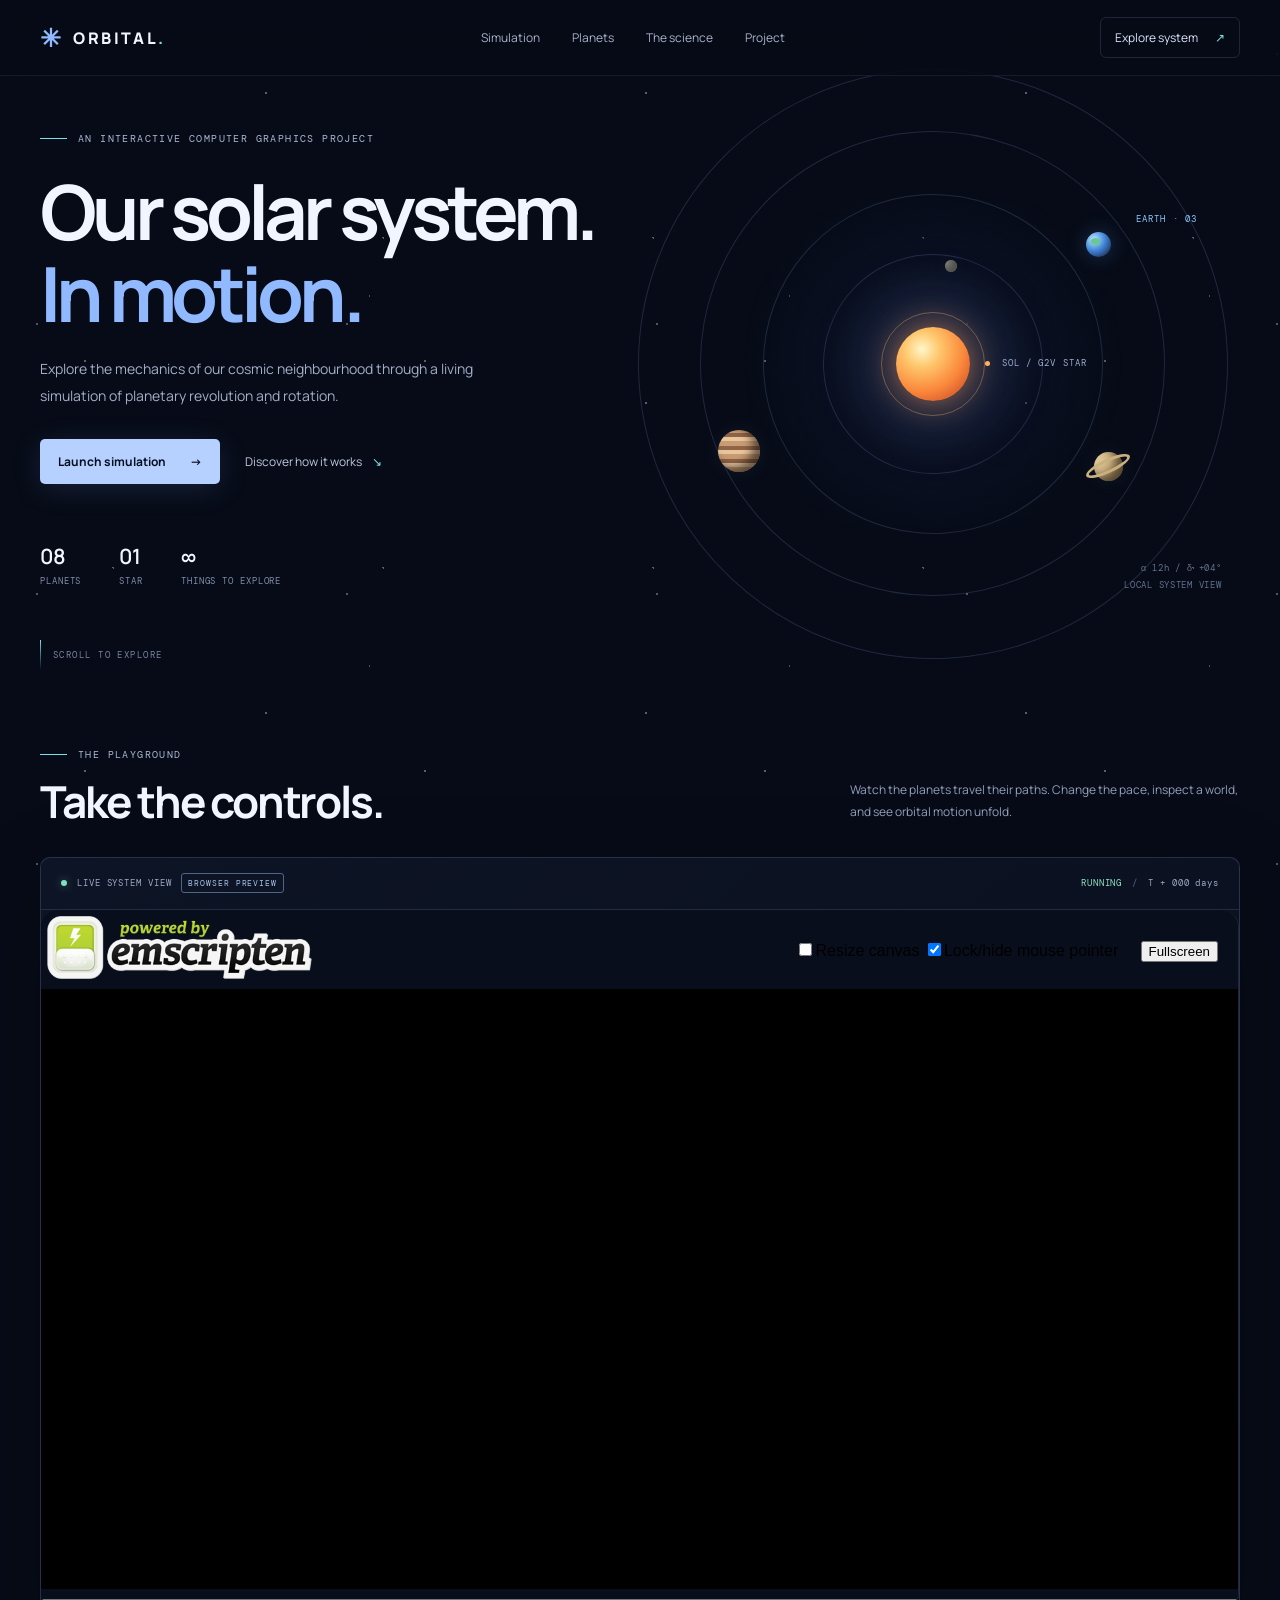
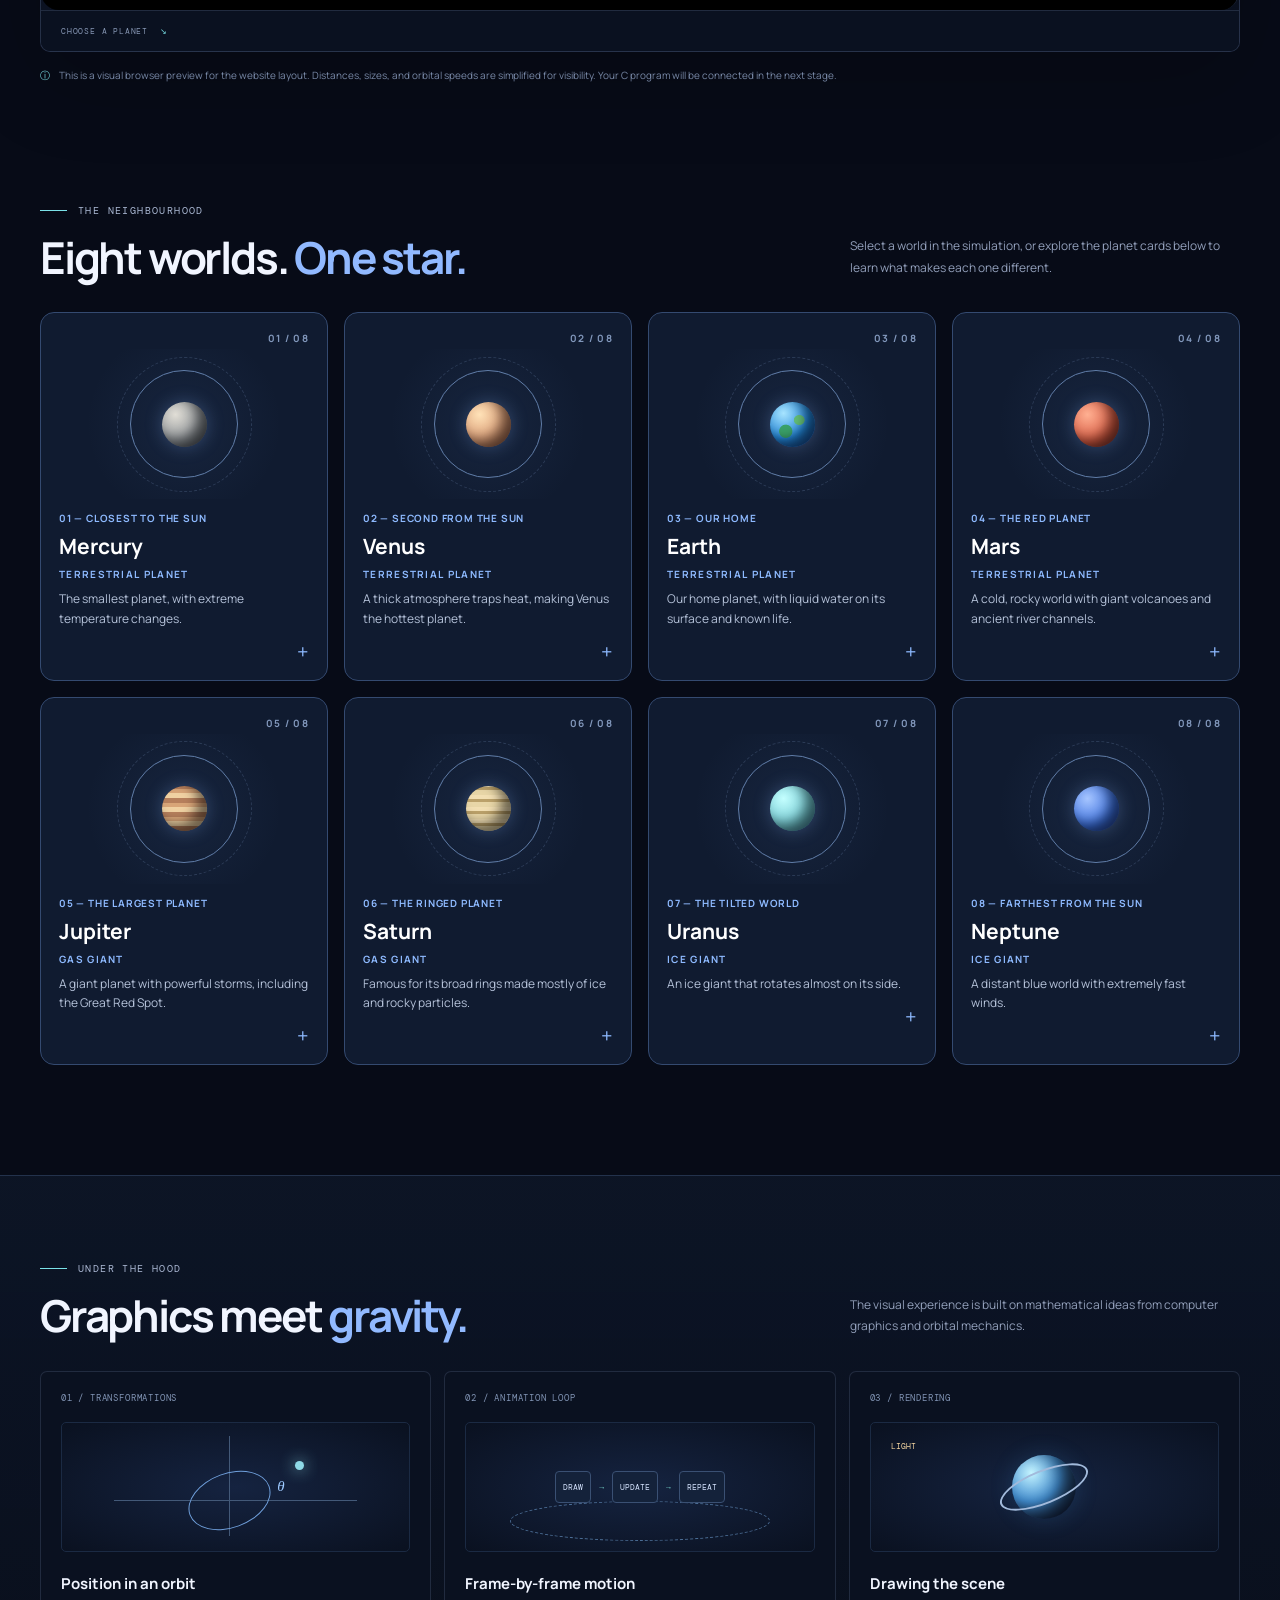
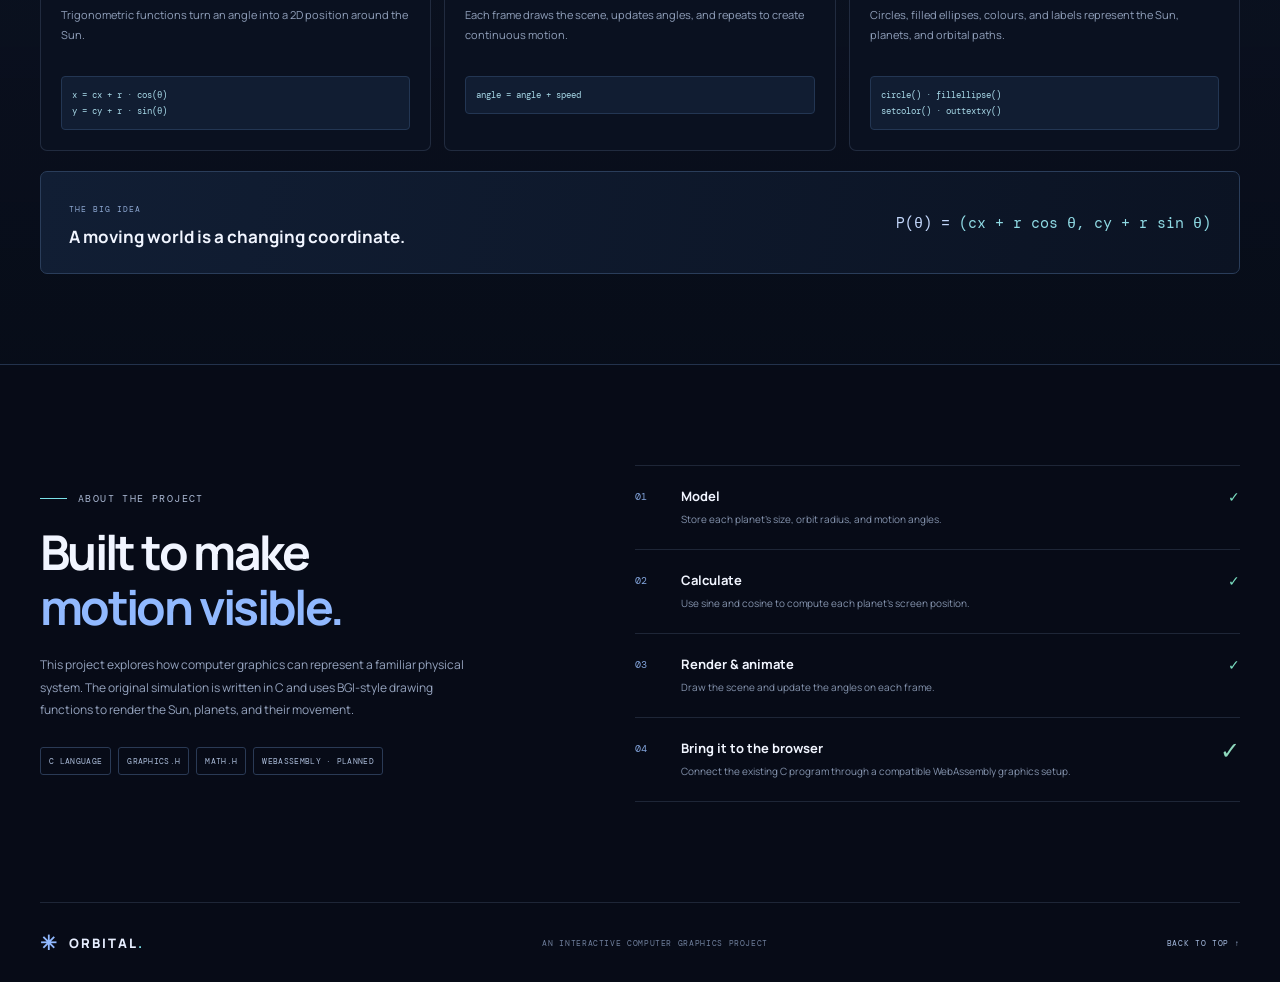
<file: index.html>
<!DOCTYPE html>
<html lang="en">

<head>
  <meta charset="UTF-8" />
  <meta name="viewport" content="width=device-width, initial-scale=1.0" />
  <meta name="theme-color" content="#070b17" />
  <meta name="description" content="An interactive solar system simulation and computer graphics project." />
  <title>ORBITAL — Solar System Simulator</title>
  <link rel="preconnect" href="https://fonts.googleapis.com">
  <link rel="preconnect" href="https://fonts.gstatic.com" crossorigin>
  <link
    href="https://fonts.googleapis.com/css2?family=DM+Mono:wght@400;500&family=Manrope:wght@400;500;600;700;800&display=swap"
    rel="stylesheet">
  <link rel="stylesheet" href="styles.css" />
</head>

<body>
  <div class="starfield" aria-hidden="true"></div>
  <header class="topbar">
    <a class="brand" href="#home" aria-label="Orbital home"><span class="brand-mark">✳</span><span>ORBITAL<span
          class="brand-dot">.</span></span></a>
    <nav class="nav-links" aria-label="Main navigation">
      <a href="#simulation">Simulation</a><a href="#planets">Planets</a><a href="#science">The science</a><a
        href="#project">Project</a>
    </nav>
    <a class="top-cta" href="#simulation">Explore system <span>↗</span></a>
    <button class="menu-toggle" id="menuToggle" aria-label="Toggle navigation">☰</button>
  </header>

  <main>
    <section class="hero section-wrap" id="home">
      <div class="hero-copy">
        <div class="eyebrow"><span class="eyebrow-line"></span> AN INTERACTIVE COMPUTER GRAPHICS PROJECT</div>
        <h1>Our solar system.<br><span>In motion.</span></h1>
        <p class="hero-lede">Explore the mechanics of our cosmic neighbourhood through a living simulation of planetary
          revolution and rotation.</p>
        <div class="hero-actions"><a class="button button-primary" href="#simulation">Launch simulation
            <span>→</span></a><a class="text-link" href="#science">Discover how it works <span>↘</span></a></div>
        <div class="hero-meta">
          <div><strong>08</strong><span>PLANETS</span></div>
          <div><strong>01</strong><span>STAR</span></div>
          <div><strong>∞</strong><span>THINGS TO EXPLORE</span></div>
        </div>
      </div>
      <div class="hero-art" aria-label="Illustration of planets orbiting a glowing sun">
        <div class="hero-orbit orbit-a"></div>
        <div class="hero-orbit orbit-b"></div>
        <div class="hero-orbit orbit-c"></div>
        <div class="hero-orbit orbit-d"></div>
        <div class="hero-sun"><span></span></div>
        <div class="hero-planet hp-mercury"></div>
        <div class="hero-planet hp-earth"><span></span></div>
        <div class="hero-planet hp-jupiter"></div>
        <div class="hero-planet hp-saturn"><i></i></div>
        <div class="art-label label-sun"><span></span> SOL / G2V STAR</div>
        <div class="art-label label-earth">EARTH · 03</div>
        <div class="art-coordinate">α 12h / δ +04°<br>LOCAL SYSTEM VIEW</div>
      </div>
      <div class="scroll-cue"><span></span> SCROLL TO EXPLORE</div>
    </section>

    <section class="simulation-section section-wrap" id="simulation">
      <div class="section-heading">
        <div>
          <div class="eyebrow"><span class="eyebrow-line"></span> THE PLAYGROUND</div>
          <h2>Take the controls.</h2>
        </div>
        <p>Watch the planets travel their paths. Change the pace, inspect a world, and see orbital motion unfold.</p>
      </div>
      <div class="sim-shell">
        <div class="sim-topline">
          <div class="sim-title"><span class="live-dot"></span><span>LIVE SYSTEM VIEW</span><span
              class="sim-tag">BROWSER PREVIEW</span></div>
          <div class="sim-readout"><span id="statusText">RUNNING</span><span class="readout-divider">/</span><span
              id="timeReadout">T + 000 days</span></div>
        </div>
        <div class="sim-layout">
          <div class="canvas-wrap" id="canvasWrap">
            <iframe src="solar_system.html" title="C Solar System Animation"
              style="position:absolute; inset:0; width:100%; height:100%; border:0; background:#080e1b;"></iframe>

            <div class="canvas-vignette"></div>
            <div class="canvas-hud hud-tl">HELIOCENTRIC VIEW<br><span>XY PLANE · SCHEMATIC</span></div>
            <div class="canvas-hud hud-tr">SYSTEM 01 <span>● NOMINAL</span></div>
            <div class="canvas-bottom"><span id="selectedCanvasLabel">SELECTED: EARTH</span><span>DRAG TO PAN · SCROLL
                TO ZOOM</span></div>
            <div class="canvas-message" id="canvasMessage">Browser preview active — C simulation integration comes next.
            </div>
          </div>
        </div>
        <div class="planet-strip">
          <div class="strip-label">CHOOSE A PLANET <span>↘</span></div>
          <div class="planet-picker" id="planetPicker"></div>
        </div>
      </div>
      <p class="sim-note"><span>ⓘ</span> This is a visual browser preview for the website layout. Distances, sizes, and
        orbital speeds are simplified for visibility. Your C program will be connected in the next stage.</p>
    </section>

    <section class="planet-section section-wrap" id="planets">
      <div class="section-heading">
        <div>
          <div class="eyebrow"><span class="eyebrow-line"></span> THE NEIGHBOURHOOD</div>
          <h2>Eight worlds. <span>One star.</span></h2>
        </div>
        <p>Select a world in the simulation, or explore the planet cards below to learn what makes each one different.
        </p>
      </div>

      <div class="orb-planet-grid" id="orbPlanetGrid">

        <button class="orb-planet-card" data-planet="mercury" aria-expanded="false">
          <span class="orb-planet-number">01 / 08</span>
          <span class="orb-planet-visual mercury">
            <span class="orbital-ring ring-one"></span>
            <span class="orbital-ring ring-two"></span>
            <span class="orb-planet"></span>
          </span>
          <span class="orb-planet-info">
            <span class="orb-planet-order">01 — CLOSEST TO THE SUN</span>
            <span class="orb-planet-name">Mercury</span>
            <span class="orb-planet-type">TERRESTRIAL PLANET</span>
            <span class="orb-planet-description">The smallest planet, with extreme temperature changes.</span>
            <span class="orb-planet-fact">88 Earth days to orbit the Sun.</span>
          </span>
          <span class="orb-planet-action">+</span>
        </button>

        <button class="orb-planet-card" data-planet="venus" aria-expanded="false">
          <span class="orb-planet-number">02 / 08</span>
          <span class="orb-planet-visual venus">
            <span class="orbital-ring ring-one"></span>
            <span class="orbital-ring ring-two"></span>
            <span class="orb-planet"></span>
          </span>
          <span class="orb-planet-info">
            <span class="orb-planet-order">02 — SECOND FROM THE SUN</span>
            <span class="orb-planet-name">Venus</span>
            <span class="orb-planet-type">TERRESTRIAL PLANET</span>
            <span class="orb-planet-description">A thick atmosphere traps heat, making Venus the hottest planet.</span>
            <span class="orb-planet-fact">One Venus day is longer than its year.</span>
          </span>
          <span class="orb-planet-action">+</span>
        </button>

        <button class="orb-planet-card" data-planet="earth" aria-expanded="false">
          <span class="orb-planet-number">03 / 08</span>
          <span class="orb-planet-visual earth">
            <span class="orbital-ring ring-one"></span>
            <span class="orbital-ring ring-two"></span>
            <span class="orb-planet"></span>
          </span>
          <span class="orb-planet-info">
            <span class="orb-planet-order">03 — OUR HOME</span>
            <span class="orb-planet-name">Earth</span>
            <span class="orb-planet-type">TERRESTRIAL PLANET</span>
            <span class="orb-planet-description">Our home planet, with liquid water on its surface and known
              life.</span>
            <span class="orb-planet-fact">About 365.25 days to orbit the Sun.</span>
          </span>
          <span class="orb-planet-action">+</span>
        </button>

        <button class="orb-planet-card" data-planet="mars" aria-expanded="false">
          <span class="orb-planet-number">04 / 08</span>
          <span class="orb-planet-visual mars">
            <span class="orbital-ring ring-one"></span>
            <span class="orbital-ring ring-two"></span>
            <span class="orb-planet"></span>
          </span>
          <span class="orb-planet-info">
            <span class="orb-planet-order">04 — THE RED PLANET</span>
            <span class="orb-planet-name">Mars</span>
            <span class="orb-planet-type">TERRESTRIAL PLANET</span>
            <span class="orb-planet-description">A cold, rocky world with giant volcanoes and ancient river
              channels.</span>
            <span class="orb-planet-fact">A Martian year lasts 687 Earth days.</span>
          </span>
          <span class="orb-planet-action">+</span>
        </button>

        <button class="orb-planet-card" data-planet="jupiter" aria-expanded="false">
          <span class="orb-planet-number">05 / 08</span>
          <span class="orb-planet-visual jupiter">
            <span class="orbital-ring ring-one"></span>
            <span class="orbital-ring ring-two"></span>
            <span class="orb-planet"></span>
          </span>
          <span class="orb-planet-info">
            <span class="orb-planet-order">05 — THE LARGEST PLANET</span>
            <span class="orb-planet-name">Jupiter</span>
            <span class="orb-planet-type">GAS GIANT</span>
            <span class="orb-planet-description">A giant planet with powerful storms, including the Great Red
              Spot.</span>
            <span class="orb-planet-fact">One Jupiter year is about 11.86 Earth years.</span>
          </span>
          <span class="orb-planet-action">+</span>
        </button>

        <button class="orb-planet-card" data-planet="saturn" aria-expanded="false">
          <span class="orb-planet-number">06 / 08</span>
          <span class="orb-planet-visual saturn">
            <span class="orbital-ring ring-one"></span>
            <span class="orbital-ring ring-two"></span>
            <span class="orb-planet"></span>
          </span>
          <span class="orb-planet-info">
            <span class="orb-planet-order">06 — THE RINGED PLANET</span>
            <span class="orb-planet-name">Saturn</span>
            <span class="orb-planet-type">GAS GIANT</span>
            <span class="orb-planet-description">Famous for its broad rings made mostly of ice and rocky
              particles.</span>
            <span class="orb-planet-fact">A Saturn year lasts about 29.5 Earth years.</span>
          </span>
          <span class="orb-planet-action">+</span>
        </button>

        <button class="orb-planet-card" data-planet="uranus" aria-expanded="false">
          <span class="orb-planet-number">07 / 08</span>
          <span class="orb-planet-visual uranus">
            <span class="orbital-ring ring-one"></span>
            <span class="orbital-ring ring-two"></span>
            <span class="orb-planet"></span>
          </span>
          <span class="orb-planet-info">
            <span class="orb-planet-order">07 — THE TILTED WORLD</span>
            <span class="orb-planet-name">Uranus</span>
            <span class="orb-planet-type">ICE GIANT</span>
            <span class="orb-planet-description">An ice giant that rotates almost on its side.</span>
            <span class="orb-planet-fact">One orbit takes about 84 Earth years.</span>
          </span>
          <span class="orb-planet-action">+</span>
        </button>

        <button class="orb-planet-card" data-planet="neptune" aria-expanded="false">
          <span class="orb-planet-number">08 / 08</span>
          <span class="orb-planet-visual neptune">
            <span class="orbital-ring ring-one"></span>
            <span class="orbital-ring ring-two"></span>
            <span class="orb-planet"></span>
          </span>
          <span class="orb-planet-info">
            <span class="orb-planet-order">08 — FARTHEST FROM THE SUN</span>
            <span class="orb-planet-name">Neptune</span>
            <span class="orb-planet-type">ICE GIANT</span>
            <span class="orb-planet-description">A distant blue world with extremely fast winds.</span>
            <span class="orb-planet-fact">One orbit takes about 165 Earth years.</span>
          </span>
          <span class="orb-planet-action">+</span>
        </button>

      </div>


    </section>

    <section class="science-section" id="science">
      <div class="section-wrap science-inner">
        <div class="section-heading">
          <div>
            <div class="eyebrow"><span class="eyebrow-line"></span> UNDER THE HOOD</div>
            <h2>Graphics meet <span>gravity.</span></h2>
          </div>
          <p>The visual experience is built on mathematical ideas from computer graphics and orbital mechanics.</p>
        </div>
        <div class="science-grid">
          <article class="science-card">
            <div class="science-number">01 / TRANSFORMATIONS</div>
            <div class="science-visual transform-visual"><span class="axis x-axis"></span><span
                class="axis y-axis"></span><span class="transform-orbit"></span><span
                class="transform-dot"></span><b>θ</b></div>
            <h3>Position in an orbit</h3>
            <p>Trigonometric functions turn an angle into a 2D position around the Sun.</p>
            <code>x = cx + r · cos(θ)<br>y = cy + r · sin(θ)</code>
          </article>
          <article class="science-card">
            <div class="science-number">02 / ANIMATION LOOP</div>
            <div class="science-visual loop-visual">
              <span>DRAW</span><i>→</i><span>UPDATE</span><i>→</i><span>REPEAT</span>
              <div class="loop-track"></div>
            </div>
            <h3>Frame-by-frame motion</h3>
            <p>Each frame draws the scene, updates angles, and repeats to create continuous motion.</p>
            <code>angle = angle + speed</code>
          </article>
          <article class="science-card">
            <div class="science-number">03 / RENDERING</div>
            <div class="science-visual render-visual">
              <div class="render-sphere"></div>
              <div class="render-ring"></div><span>LIGHT</span>
            </div>
            <h3>Drawing the scene</h3>
            <p>Circles, filled ellipses, colours, and labels represent the Sun, planets, and orbital paths.</p>
            <code>circle() · fillellipse()<br>setcolor() · outtextxy()</code>
          </article>
        </div>
        <div class="equation-banner">
          <div><span class="mini-kicker">THE BIG IDEA</span>
            <h3>A moving world is a changing coordinate.</h3>
          </div>
          <div class="equation">P(θ) = <span>(cx + r cos θ, cy + r sin θ)</span></div>
        </div>
      </div>
    </section>

    <section class="project-section section-wrap" id="project">
      <div class="project-copy">
        <div class="eyebrow"><span class="eyebrow-line"></span> ABOUT THE PROJECT</div>
        <h2>Built to make<br><span>motion visible.</span></h2>
        <p>This project explores how computer graphics can represent a familiar physical system. The original simulation
          is written in C and uses BGI-style drawing functions to render the Sun, planets, and their movement.</p>
        <div class="tech-pills"><span>C LANGUAGE</span><span>GRAPHICS.H</span><span>MATH.H</span><span>WEBASSEMBLY ·
            PLANNED</span></div>
      </div>
      <div class="project-steps">
        <div class="step"><span>01</span>
          <div>
            <h3>Model</h3>
            <p>Store each planet's size, orbit radius, and motion angles.</p>
          </div><b>✓</b>
        </div>
        <div class="step"><span>02</span>
          <div>
            <h3>Calculate</h3>
            <p>Use sine and cosine to compute each planet's screen position.</p>
          </div><b>✓</b>
        </div>
        <div class="step"><span>03</span>
          <div>
            <h3>Render & animate</h3>
            <p>Draw the scene and update the angles on each frame.</p>
          </div><b>✓</b>
        </div>
       
        <div class="step planned">
          <span>04</span>
          <div>
            <h3>Bring it to the browser</h3>
            <p>Connect the existing C program through a compatible WebAssembly graphics setup.</p>
          </div>
          <b class="step-check">✓</b>
        </div>
        

      </div>
    </section>
  </main>
  <footer class="footer section-wrap"><a class="brand" href="#home"><span class="brand-mark">✳</span><span>ORBITAL<span
          class="brand-dot">.</span></span></a><span>AN INTERACTIVE COMPUTER GRAPHICS PROJECT</span><a href="#home">BACK
      TO TOP ↑</a></footer>
  <script src="app.js"></script>
</body>

</html>
</file>
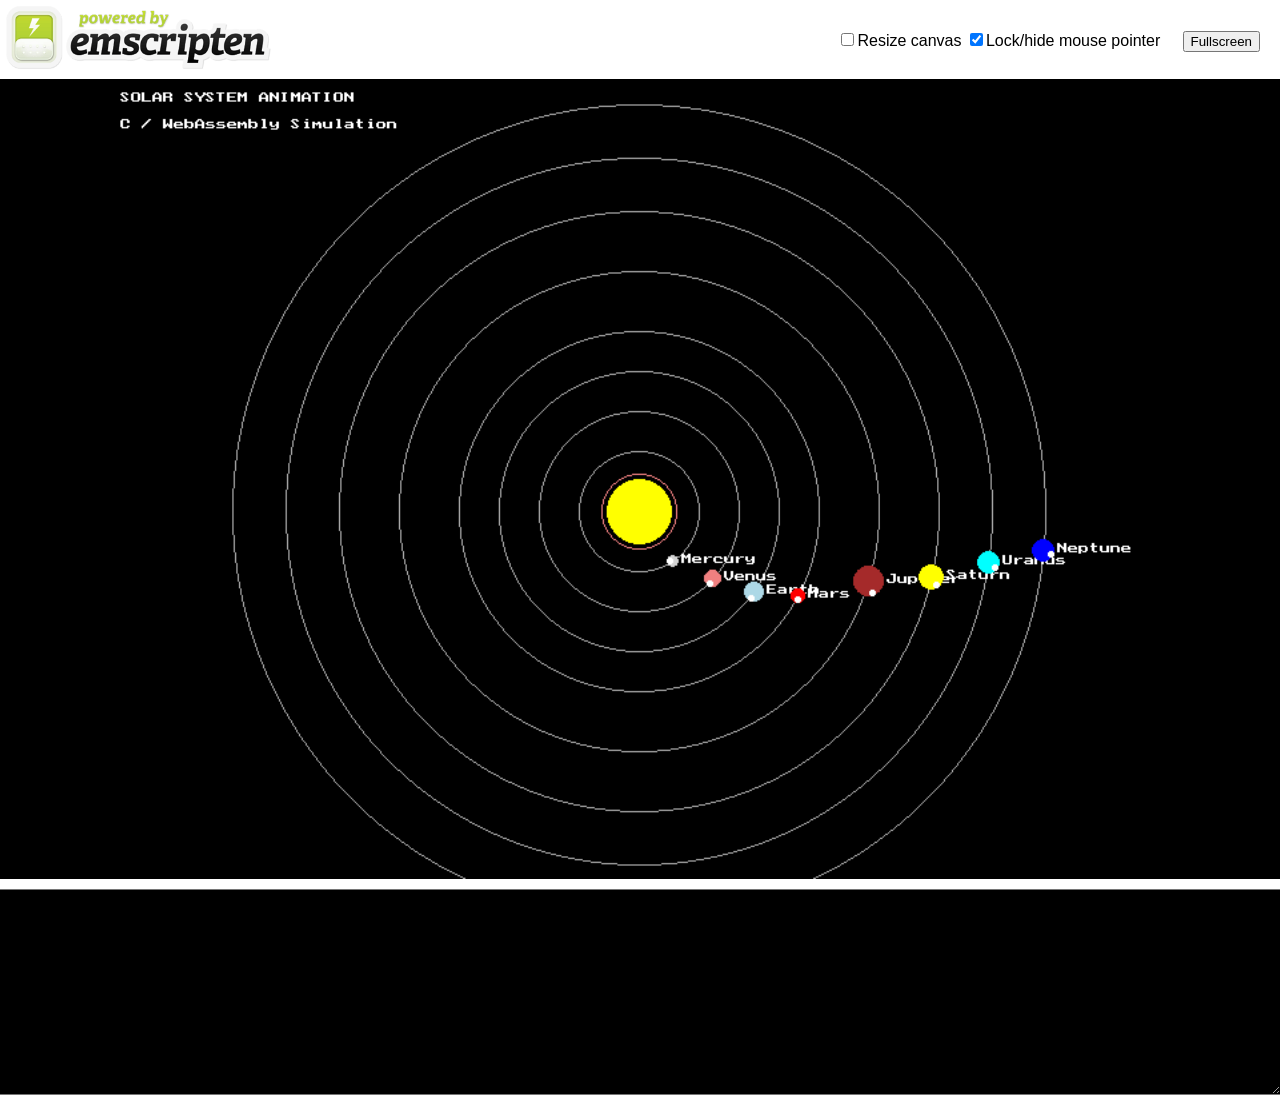
<file: solar_system.html>
<!doctype html>
<html lang="en-us">
  <head>
    <meta charset="utf-8">
    <meta http-equiv="Content-Type" content="text/html; charset=utf-8">
    <title>Emscripten-Generated Code</title>
    <style>body {
  font-family: arial;
  margin: 0;
  padding: none;
}


.emscripten {
    padding: 0;
    margin: 0;
    display: block;
    box-sizing: border-box;
}

.emscripten_border {
    width: 100%;
    height: calc(100vh - 100px);
    min-height: 500px;
    border: 0;
    overflow: hidden;
    box-sizing: border-box;
}

canvas.emscripten {
    display: block;
    width: 100%;
    height: 100%;
    border: 0;
    background-color: black;
}

#emscripten_logo {
  display: inline-block;
  margin: 0;
  padding: 6px;
  width: 265px;
}

.spinner {
  height: 30px;
  width: 30px;
  margin: 0;
  margin-top: 20px;
  margin-left: 20px;
  display: inline-block;
  vertical-align: top;

  -webkit-animation: rotation .8s linear infinite;
  -moz-animation: rotation .8s linear infinite;
  -o-animation: rotation .8s linear infinite;
  animation: rotation 0.8s linear infinite;

  border-left: 5px solid rgb(235, 235, 235);
  border-right: 5px solid rgb(235, 235, 235);
  border-bottom: 5px solid rgb(235, 235, 235);
  border-top: 5px solid rgb(120, 120, 120);

  border-radius: 100%;
  background-color: rgb(189, 215, 46);
}

@-webkit-keyframes rotation {
  from {-webkit-transform: rotate(0deg);}
  to {-webkit-transform: rotate(360deg);}
}
@-moz-keyframes rotation {
  from {-moz-transform: rotate(0deg);}
  to {-moz-transform: rotate(360deg);}
}
@-o-keyframes rotation {
  from {-o-transform: rotate(0deg);}
  to {-o-transform: rotate(360deg);}
}
@keyframes rotation {
  from {transform: rotate(0deg);}
  to {transform: rotate(360deg);}
}

#status {
  display: inline-block;
  vertical-align: top;
  margin-top: 30px;
  margin-left: 20px;
  font-weight: bold;
  color: rgb(120, 120, 120);
}

#progress {
  height: 20px;
  width: 300px;
}

#controls {
  display: inline-block;
  float: right;
  vertical-align: top;
  margin-top: 30px;
  margin-right: 20px;
}

#output {
  width: 100%;
  height: 200px;
  margin: 0 auto;
  margin-top: 10px;
  border-left: 0px;
  border-right: 0px;
  padding-left: 0px;
  padding-right: 0px;
  display: block;
  background-color: black;
  color: white;
  font-family: 'Lucida Console', Monaco, monospace;
  outline: none;
}
</style>
  </head>
  <body>
    <a href="http://emscripten.org"><img id="emscripten_logo" src="[data-uri]"></a>

    <div class="spinner" id='spinner'></div>
    <div class="emscripten" id="status">Downloading...</div>

    <span id='controls'>
      <span><input type="checkbox" id="resize">Resize canvas</span>
      <span><input type="checkbox" id="pointerLock" checked>Lock/hide mouse pointer &nbsp;&nbsp;&nbsp;</span>
      <span><input type="button" value="Fullscreen" onclick="Module.requestFullscreen(document.getElementById('pointerLock').checked,
                                                                                document.getElementById('resize').checked)">
      </span>
    </span>

    <div class="emscripten">
      <progress value="0" max="100" id="progress" hidden=1></progress>
    </div>

    <div class="emscripten_border">
      <canvas class="emscripten" id="canvas" oncontextmenu="event.preventDefault()" tabindex=-1></canvas>
    </div>
    <textarea id="output" rows="8"></textarea>

    <script type='text/javascript'>
      var statusElement = document.getElementById('status');
      var progressElement = document.getElementById('progress');
      var spinnerElement = document.getElementById('spinner');
      var canvasElement = document.getElementById('canvas');
      var outputElement = document.getElementById('output');
      if (outputElement) outputElement.value = ''; // clear browser cache

      // As a default initial behavior, pop up an alert when webgl context is lost. To make your
      // application robust, you may want to override this behavior before shipping!
      // See http://www.khronos.org/registry/webgl/specs/latest/1.0/#5.15.2
      canvasElement.addEventListener('webglcontextlost', (e) => {
        alert('WebGL context lost. You will need to reload the page.');
        e.preventDefault();
      }, false);

      var setStatus = (text) => {
        if (!setStatus.last) setStatus.last = { time: Date.now(), text: '' };
        if (text === setStatus.last.text) return;
        var m = text.match(/([^(]+)\((\d+(\.\d+)?)\/(\d+)\)/);
        var now = Date.now();
        // if this is a progress update, skip it if too soon
        if (m && now - setStatus.last.time < 30) return;
        setStatus.last.time = now;
        setStatus.last.text = text;
        if (m) {
          text = m[1];
          progressElement.value = parseInt(m[2])*100;
          progressElement.max = parseInt(m[4])*100;
          progressElement.hidden = false;
          spinnerElement.hidden = false;
        } else {
          progressElement.value = null;
          progressElement.max = null;
          progressElement.hidden = true;
          if (!text) spinnerElement.style.display = 'none';
        }
        statusElement.innerHTML = text;
      };

      var Module = {
        print(...args) {
          console.log(...args);
          // These replacements are necessary if you render to raw HTML
          //text = text.replace(/&/g, "&amp;");
          //text = text.replace(/</g, "&lt;");
          //text = text.replace(/>/g, "&gt;");
          //text = text.replace('\n', '<br>', 'g');
          if (outputElement) {
            var text = args.join(' ');
            outputElement.value += text + "\n";
            outputElement.scrollTop = outputElement.scrollHeight; // focus on bottom
          }
        },
        canvas: canvasElement,
        setStatus: setStatus,
        totalDependencies: 0,
        monitorRunDependencies(left) {
          this.totalDependencies = Math.max(this.totalDependencies, left);
          setStatus(left ? 'Preparing... (' + (this.totalDependencies-left) + '/' + this.totalDependencies + ')' : 'All downloads complete.');
        }
      };
      setStatus('Downloading...');
      window.onerror = window.onunhandledrejection = () => {
        // TODO: do not warn on ok events like simulating an infinite loop or exitStatus
        setStatus('Exception thrown, see JavaScript console');
        spinnerElement.style.display = 'none';
        setStatus = (text) => {
          if (text) console.error('[post-exception status] ' + text);
        };
      };
    </script>
    <script async type="text/javascript" src="solar_system.js"></script>
  </body>
</html>
</file>
<file: styles.css>
:root {
    --bg: #070b17;
    --panel: #0d1425;
    --panel2: #101a2e;
    --line: rgba(158, 180, 220, .16);
    --text: #f1f5ff;
    --muted: #8d9ab6;
    --blue: #91b9ff;
    --cyan: #7be2e8;
    --accent: #9cbcff;
    --mono: 'DM Mono', monospace;
    --sans: 'Manrope', sans-serif
}

* {
    box-sizing: border-box
}

html {
    scroll-behavior: smooth;
    scroll-padding-top: 90px
}

body {
    margin: 0;
    background: var(--bg);
    color: var(--text);
    font-family: var(--sans);
    font-size: 14px;
    overflow-x: hidden
}

a {
    color: inherit;
    text-decoration: none
}

button,
input {
    font: inherit
}

.starfield {
    position: fixed;
    inset: 0;
    pointer-events: none;
    z-index: -1;
    opacity: .34;
    background-image: radial-gradient(1px 1px at 12% 20%, #dbe8ff 99%, transparent), radial-gradient(1px 1px at 70% 30%, #fff 99%, transparent), radial-gradient(1px 1px at 42% 72%, #fff 99%, transparent), radial-gradient(1px 1px at 88% 80%, #b9d7ff 99%, transparent), radial-gradient(1px 1px at 25% 88%, #fff 99%, transparent);
    background-size: 310px 270px, 380px 310px, 270px 330px, 420px 370px, 340px 410px
}

.section-wrap {
    width: min(1200px, calc(100% - 64px));
    margin: 0 auto
}

.topbar {
    height: 76px;
    display: flex;
    align-items: center;
    justify-content: space-between;
    padding: 0 max(32px, calc((100% - 1200px)/2));
    border-bottom: 1px solid rgba(160, 180, 220, .1);
    background: rgba(7, 11, 23, .78);
    backdrop-filter: blur(18px);
    position: sticky;
    top: 0;
    z-index: 20
}

.brand {
    display: flex;
    align-items: center;
    gap: 10px;
    font-weight: 800;
    letter-spacing: .15em;
    font-size: 16px
}

.brand-mark {
    font-size: 25px;
    color: var(--blue)
}

.brand-dot {
    color: var(--cyan)
}

.nav-links {
    display: flex;
    gap: 32px;
    color: #a8b3ca;
    font-size: 12px
}

.nav-links a:hover,
.text-link:hover {
    color: white
}

.top-cta {
    font-size: 12px;
    border: 1px solid var(--line);
    border-radius: 6px;
    padding: 11px 14px;
    color: #dce6ff
}

.top-cta span {
    margin-left: 15px;
    color: var(--cyan)
}

.menu-toggle {
    display: none;
    background: none;
    border: 0;
    color: white;
    font-size: 22px
}

.hero {
    min-height: 620px;
    display: grid;
    grid-template-columns: 1fr 1.05fr;
    align-items: center;
    position: relative;
    padding-top: 45px;
    padding-bottom: 90px
}

.hero-copy {
    position: relative;
    z-index: 2;
    padding-bottom: 8px
}

.eyebrow {
    display: flex;
    align-items: center;
    gap: 11px;
    font: 10px var(--mono);
    letter-spacing: .14em;
    color: #aab8d3
}

.eyebrow-line {
    display: inline-block;
    width: 27px;
    height: 1px;
    background: var(--cyan)
}

h1 {
    font-size: clamp(48px, 6vw, 76px);
    line-height: 1.08;
    letter-spacing: -.065em;
    margin: 25px 0 22px;
    font-weight: 700
}

h1 span,
.section-heading h2 span,
.project-copy h2 span {
    color: var(--blue)
}

.hero-lede {
    max-width: 440px;
    color: #a3afc8;
    line-height: 1.9;
    font-size: 14px
}

.hero-actions {
    display: flex;
    align-items: center;
    gap: 25px;
    margin-top: 30px
}

.button {
    display: inline-flex;
    align-items: center;
    gap: 24px;
    padding: 14px 18px;
    border-radius: 5px;
    font-size: 12px;
    font-weight: 700
}

.button-primary {
    background: #b6d0ff;
    color: #071020;
    box-shadow: 0 5px 30px #83aaff22
}

.button-primary:hover {
    background: #d3e2ff
}

.text-link {
    font-size: 12px;
    color: #bdc9df
}

.text-link span {
    color: var(--cyan);
    margin-left: 8px
}

.hero-meta {
    display: flex;
    gap: 38px;
    margin-top: 58px
}

.hero-meta div {
    display: flex;
    flex-direction: column;
    gap: 5px
}

.hero-meta strong {
    font-size: 21px;
    font-weight: 600
}

.hero-meta span {
    font: 9px var(--mono);
    letter-spacing: .1em;
    color: #7f8da9
}

.hero-art {
    height: 470px;
    position: relative;
    display: flex;
    align-items: center;
    justify-content: center;
    isolation: isolate
}

.hero-art:before {
    content: "";
    position: absolute;
    width: 70%;
    height: 70%;
    background: radial-gradient(circle, #1a2c55 0, rgba(12, 24, 50, .38) 38%, transparent 70%);
    z-index: -1
}

.hero-orbit {
    position: absolute;
    border: 1px solid rgba(135, 169, 229, .19);
    border-radius: 50%;
    transform: rotate(-25deg)
}

.orbit-a {
    width: 220px;
    height: 220px
}

.orbit-b {
    width: 340px;
    height: 340px
}

.orbit-c {
    width: 465px;
    height: 465px
}

.orbit-d {
    width: 590px;
    height: 590px
}

.hero-sun {
    width: 74px;
    height: 74px;
    border-radius: 50%;
    background: radial-gradient(circle at 35% 30%, #fff7c9 0, #ffc56a 26%, #fa873b 60%, #bc3b23 100%);
    box-shadow: 0 0 35px #ff9c4c99, 0 0 95px #f78d3e36;
    position: absolute
}

.hero-sun span {
    position: absolute;
    inset: -15px;
    border-radius: 50%;
    border: 1px solid #ffbe6955
}

.hero-planet {
    position: absolute;
    border-radius: 50%;
    box-shadow: inset -7px -5px 10px #0008, 0 0 20px #8dbaff15
}

.hp-mercury {
    width: 12px;
    height: 12px;
    background: #aaa8a1;
    top: 28%;
    left: 52%
}

.hp-earth {
    width: 25px;
    height: 25px;
    background: radial-gradient(circle at 32% 30%, #b8e9ff, #4286d8 45%, #1d315d 85%);
    top: 22%;
    right: 21%;
    box-shadow: 0 0 20px #5da9ff44
}

.hp-earth span {
    position: absolute;
    width: 9px;
    height: 7px;
    background: #6ac79a;
    border-radius: 60% 20% 45% 30%;
    left: 5px;
    top: 6px;
    transform: rotate(25deg)
}

.hp-jupiter {
    height: 42px;
    width: 42px;
    background: repeating-linear-gradient(0deg, #c99c73 0 5px, #e8c59b 5px 9px, #916448 9px 13px);
    left: 15%;
    bottom: 27%
}

.hp-saturn {
    width: 29px;
    height: 29px;
    background: linear-gradient(120deg, #e8d5a0, #b28b5d);
    right: 19%;
    bottom: 25%
}

.hp-saturn i {
    position: absolute;
    width: 48px;
    height: 14px;
    border: 3px solid #c9b17f;
    border-radius: 50%;
    transform: rotate(-25deg);
    left: -10px;
    top: 7px
}

.art-label {
    position: absolute;
    font: 9px var(--mono);
    letter-spacing: .12em;
    color: #9caccc
}

.label-sun {
    left: calc(50% + 52px);
    top: calc(50% - 7px)
}

.label-sun span {
    display: inline-block;
    width: 5px;
    height: 5px;
    background: #ffb25e;
    border-radius: 50%;
    margin-right: 6px
}

.label-earth {
    right: 7%;
    top: 18%;
    color: #8fc9ff
}

.art-coordinate {
    position: absolute;
    bottom: 1%;
    right: 3%;
    font: 9px/1.9 var(--mono);
    color: #62708d;
    text-align: right;
    letter-spacing: .08em
}

.scroll-cue {
    position: absolute;
    bottom: 26px;
    left: 0;
    font: 9px var(--mono);
    letter-spacing: .16em;
    color: #7785a1;
    display: flex;
    align-items: center;
    gap: 12px
}

.scroll-cue span {
    height: 30px;
    width: 1px;
    background: linear-gradient(var(--cyan), transparent)
}

.section-heading {
    display: flex;
    align-items: end;
    justify-content: space-between;
    gap: 30px;
    margin-bottom: 30px
}

.section-heading h2 {
    font-size: clamp(30px, 4vw, 44px);
    letter-spacing: -.05em;
    line-height: 1.15;
    margin: 15px 0 0
}

.section-heading>p {
    max-width: 390px;
    color: #929fba;
    line-height: 1.8;
    font-size: 12px;
    margin: 0 0 4px
}

.simulation-section {
    padding-top: 52px;
    padding-bottom: 100px
}

.sim-shell {
    border: 1px solid rgba(141, 169, 221, .21);
    border-radius: 10px;
    overflow: hidden;
    background: linear-gradient(140deg, #0d1425, #090f1d);
    box-shadow: 0 25px 90px #0003
}

.sim-topline {
    height: 52px;
    display: flex;
    align-items: center;
    justify-content: space-between;
    padding: 0 20px;
    border-bottom: 1px solid var(--line);
    font: 9px var(--mono);
    letter-spacing: .1em;
    color: #9caac5
}

.sim-title {
    display: flex;
    align-items: center;
    gap: 10px
}

.live-dot {
    height: 6px;
    width: 6px;
    border-radius: 50%;
    background: #7ee0c0;
    box-shadow: 0 0 10px #7ee0c077
}

.sim-tag {
    border: 1px solid #4e6587;
    border-radius: 3px;
    padding: 4px 6px;
    font-size: 8px;
    color: #a9c2ec
}

.sim-readout {
    display: flex;
    gap: 10px
}

.sim-readout #statusText {
    color: #8ee0c3
}

.readout-divider {
    color: #53627e
}

.sim-layout {
    display: grid;
    grid-template-columns: minmax(0, 1fr) 292px;
    min-height: 450px
}

.canvas-wrap {
    min-height: 450px;
    position: relative;
    overflow: hidden;
    background: radial-gradient(ellipse at 50% 47%, #101e3a 0, #080e1b 65%, #060a13 100%);
    border-right: 1px solid var(--line)
}

canvas {
    display: block;
    width: 100%;
    height: 100%;
    position: absolute;
    inset: 0;
    cursor: crosshair
}

.canvas-vignette {
    position: absolute;
    inset: 0;
    pointer-events: none;
    background: linear-gradient(180deg, #080e1b55, transparent 25%, transparent 78%, #080e1bcc)
}

.canvas-hud {
    position: absolute;
    font: 8px/1.8 var(--mono);
    letter-spacing: .11em;
    color: #91a2c1;
    pointer-events: none
}

.canvas-hud span {
    color: #657693
}

.hud-tl {
    top: 18px;
    left: 20px
}

.hud-tr {
    top: 18px;
    right: 20px;
    text-align: right
}

.hud-tr span {
    color: #77dcb5;
    margin-left: 9px
}

.canvas-bottom {
    position: absolute;
    bottom: 17px;
    left: 20px;
    right: 20px;
    display: flex;
    justify-content: space-between;
    font: 8px var(--mono);
    letter-spacing: .1em;
    color: #8392b0;
    pointer-events: none
}

.canvas-message {
    position: absolute;
    bottom: 42px;
    left: 20px;
    font-size: 9px;
    color: #617492;
    pointer-events: none
}

.control-panel {
    padding: 0 18px;
    background: rgba(11, 18, 33, .75)
}

.panel-block {
    padding: 19px 0;
    border-bottom: 1px solid var(--line)
}

.panel-block:last-child {
    border-bottom: 0
}

.panel-label {
    display: flex;
    justify-content: space-between;
    font: 9px var(--mono);
    letter-spacing: .09em;
    color: #9eacc6;
    margin-bottom: 15px
}

.panel-label span {
    color: #536480
}

.transport-row {
    display: flex;
    gap: 7px;
    margin-bottom: 18px
}

.icon-button {
    height: 34px;
    flex: 1;
    border: 1px solid #2a3852;
    border-radius: 5px;
    background: #121d31;
    color: #c5d4ef;
    font-size: 18px;
    cursor: pointer
}

.icon-button:hover {
    border-color: #8eafe8
}

.primary-icon {
    background: #b4ceff;
    color: #0a1325;
    border-color: #b4ceff
}

.control-label-row {
    display: flex;
    justify-content: space-between;
    color: #9daac1;
    font-size: 10px;
    margin-bottom: 9px
}

.control-label-row strong {
    color: #d9e4ff;
    font: 11px var(--mono)
}

input[type=range] {
    width: 100%;
    accent-color: #a8c7ff;
    cursor: pointer
}

.speed-presets {
    display: flex;
    gap: 5px;
    margin-top: 9px
}

.speed-presets button {
    flex: 1;
    border: 1px solid #26344d;
    background: transparent;
    border-radius: 3px;
    padding: 6px 0;
    color: #8e9bb4;
    font: 9px var(--mono);
    cursor: pointer
}

.speed-presets button.active,
.speed-presets button:hover {
    background: #1d3152;
    border-color: #5c80b8;
    color: #e5eeff
}

.toggle-row {
    display: flex;
    align-items: center;
    justify-content: space-between;
    font-size: 10px;
    color: #aab6cc;
    margin: 13px 0;
    cursor: pointer
}

.toggle-row input {
    position: absolute;
    opacity: 0
}

.toggle-row i {
    width: 28px;
    height: 16px;
    border: 1px solid #3a4962;
    background: #1a2539;
    border-radius: 20px;
    position: relative;
    transition: .2s
}

.toggle-row i:after {
    content: "";
    position: absolute;
    width: 10px;
    height: 10px;
    border-radius: 50%;
    background: #75839b;
    top: 2px;
    left: 2px;
    transition: .2s
}

.toggle-row input:checked+i {
    background: #2c4a76;
    border-color: #638dc9
}

.toggle-row input:checked+i:after {
    left: 14px;
    background: #c1d8ff
}

.world-heading {
    display: flex;
    align-items: center;
    gap: 12px
}

.planet-glyph {
    height: 42px;
    width: 42px;
    border-radius: 50%;
    display: grid;
    place-items: center;
    color: transparent;
    box-shadow: inset -7px -5px 10px #0008, 0 0 18px #5da9ff20
}

.earth-glyph {
    background: radial-gradient(circle at 30% 28%, #b5edff, #448ce1 42%, #18305b 82%)
}

.world-heading h3 {
    font-size: 17px;
    margin: 0 0 4px
}

.world-heading span {
    font: 8px var(--mono);
    letter-spacing: .06em;
    color: #8da0c0
}

.selected-world>p {
    font-size: 10px;
    line-height: 1.7;
    color: #8e9db8;
    margin: 14px 0
}

.world-stats {
    display: grid;
    grid-template-columns: 1fr 1fr;
    gap: 13px 8px
}

.world-stats>div {
    display: flex;
    flex-direction: column;
    gap: 5px
}

.world-stats>div span {
    font: 7px var(--mono);
    color: #687a99;
    letter-spacing: .06em
}

.world-stats strong {
    font-size: 12px;
    font-weight: 600;
    color: #dce6fa
}

.world-stats small {
    font-size: 8px;
    color: #8392ad;
    font-weight: 400
}

.planet-strip {
    padding: 15px 20px;
    display: flex;
    align-items: center;
    gap: 24px;
    border-top: 1px solid var(--line);
    background: #0a1120
}

.strip-label {
    white-space: nowrap;
    font: 8px var(--mono);
    letter-spacing: .1em;
    color: #8797b4
}

.strip-label span {
    color: var(--cyan);
    margin-left: 6px
}

.planet-picker {
    display: flex;
    gap: 7px;
    flex-wrap: wrap
}

.planet-chip {
    display: flex;
    align-items: center;
    gap: 7px;
    background: transparent;
    border: 1px solid transparent;
    padding: 7px 9px;
    border-radius: 4px;
    color: #8190aa;
    font-size: 10px;
    cursor: pointer
}

.planet-chip:hover,
.planet-chip.active {
    background: #18243b;
    border-color: #344b70;
    color: #e5edff
}

.planet-chip i {
    height: 9px;
    width: 9px;
    border-radius: 50%;
    display: inline-block;
    box-shadow: inset -2px -2px 3px #0008
}

.sim-note {
    display: flex;
    gap: 9px;
    color: #7888a6;
    font-size: 10px;
    line-height: 1.7;
    margin: 15px 0 0
}

.sim-note span {
    color: var(--cyan)
}

.planet-section {
    padding: 20px 0 110px
}

.planet-grid {
    display: grid;
    grid-template-columns: repeat(4, 1fr);
    gap: 12px
}

.planet-card {
    border: 1px solid var(--line);
    border-radius: 7px;
    background: linear-gradient(145deg, #0f182a, #0a101d);
    padding: 19px;
    cursor: pointer;
    transition: transform .2s, border-color .2s;
    min-height: 205px;
    position: relative;
    overflow: hidden
}

.planet-card:hover {
    transform: translateY(-4px);
    border-color: #526f9e
}

.planet-card-top {
    display: flex;
    justify-content: space-between;
    align-items: start
}

.planet-orb {
    width: 43px;
    height: 43px;
    border-radius: 50%;
    box-shadow: inset -9px -7px 13px #0008, 0 0 25px #8baaff12;
    position: relative
}

.planet-index {
    font: 9px var(--mono);
    color: #667b9e
}

.planet-card h3 {
    font-size: 16px;
    margin: 18px 0 4px
}

.planet-card .planet-kind {
    font: 8px var(--mono);
    letter-spacing: .08em;
    color: #8192af
}

.planet-card p {
    font-size: 10px;
    line-height: 1.6;
    color: #8594af;
    margin: 12px 0 0
}

.planet-card .card-arrow {
    position: absolute;
    right: 18px;
    bottom: 16px;
    color: #9cbcff;
    font-size: 15px
}

.science-section {
    background: linear-gradient(180deg, rgba(15, 25, 44, .7), rgba(8, 13, 25, .9));
    border-top: 1px solid #23324c;
    border-bottom: 1px solid #23324c;
    padding: 86px 0 90px
}

.science-grid {
    display: grid;
    grid-template-columns: repeat(3, 1fr);
    gap: 13px
}

.science-card {
    border: 1px solid var(--line);
    border-radius: 7px;
    background: #0a1120;
    padding: 20px
}

.science-number {
    font: 9px var(--mono);
    letter-spacing: .09em;
    color: #8194b4
}

.science-visual {
    height: 130px;
    margin: 18px 0 21px;
    border: 1px solid #1b2a43;
    border-radius: 5px;
    background: radial-gradient(ellipse at center, #152340, #0a1120);
    position: relative;
    overflow: hidden
}

.science-card h3 {
    font-size: 15px;
    margin: 0 0 9px
}

.science-card p {
    font-size: 11px;
    line-height: 1.8;
    color: #91a0bb;
    min-height: 60px
}

.science-card code {
    display: block;
    background: #111d32;
    border: 1px solid #233653;
    border-radius: 4px;
    padding: 10px;
    color: #a8d9e8;
    font: 9px/1.8 var(--mono);
    white-space: normal
}

.axis {
    position: absolute;
    background: #435978
}

.x-axis {
    height: 1px;
    left: 15%;
    right: 15%;
    top: 60%
}

.y-axis {
    width: 1px;
    top: 10%;
    bottom: 12%;
    left: 48%
}

.transform-orbit {
    position: absolute;
    width: 85px;
    height: 55px;
    border: 1px solid #6f9fdb;
    border-radius: 50%;
    left: calc(48% - 42px);
    top: calc(60% - 27px);
    transform: rotate(-20deg)
}

.transform-dot {
    position: absolute;
    left: 67%;
    top: 30%;
    width: 9px;
    height: 9px;
    border-radius: 50%;
    background: #8ed9e6;
    box-shadow: 0 0 15px #8ed9e6
}

.transform-visual b {
    position: absolute;
    left: 62%;
    top: 43%;
    font: italic 15px Georgia;
    color: #9dc9ff
}

.loop-visual {
    display: flex;
    align-items: center;
    justify-content: center;
    gap: 8px;
    font: 8px var(--mono);
    color: #d6e4ff
}

.loop-visual span {
    border: 1px solid #3a5073;
    background: #14223a;
    border-radius: 4px;
    padding: 10px 7px;
    z-index: 1
}

.loop-visual i {
    color: #7ee0d5;
    font-style: normal
}

.loop-track {
    position: absolute;
    width: 75%;
    height: 40px;
    border: 1px dashed #4b6d95;
    border-radius: 50%;
    bottom: 10px
}

.render-sphere {
    position: absolute;
    left: calc(50% - 32px);
    top: calc(50% - 32px);
    height: 64px;
    width: 64px;
    border-radius: 50%;
    background: radial-gradient(circle at 30% 28%, #c4f4ff, #438fd2 45%, #1b315b 80%);
    box-shadow: inset -14px -8px 17px #0009, 0 0 23px #438fd233
}

.render-ring {
    position: absolute;
    left: calc(50% - 47px);
    top: calc(50% - 17px);
    height: 34px;
    width: 94px;
    border: 2px solid #a2badb;
    border-radius: 50%;
    transform: rotate(-22deg)
}

.render-visual>span {
    position: absolute;
    top: 18px;
    left: 20px;
    font: 8px var(--mono);
    color: #f3d5a1
}

.equation-banner {
    margin-top: 20px;
    border: 1px solid #2a3d5a;
    border-radius: 7px;
    padding: 25px 28px;
    display: flex;
    justify-content: space-between;
    align-items: center;
    background: linear-gradient(100deg, #111e34, #0b1323)
}

.mini-kicker {
    font: 8px var(--mono);
    letter-spacing: .13em;
    color: #8ca6d0
}

.equation-banner h3 {
    font-size: 17px;
    margin: 9px 0 0
}

.equation {
    font: 15px var(--mono);
    color: #c3d7fb
}

.equation span {
    color: #8fdae4
}

.project-section {
    padding-top: 100px;
    padding-bottom: 100px;
    display: grid;
    grid-template-columns: .9fr 1.1fr;
    gap: 100px;
    align-items: center
}

.project-copy h2 {
    font-size: clamp(35px, 4vw, 48px);
    line-height: 1.13;
    letter-spacing: -.055em;
    margin: 20px 0
}

.project-copy>p {
    color: #96a4bf;
    font-size: 12px;
    line-height: 1.9;
    max-width: 440px
}

.tech-pills {
    display: flex;
    gap: 7px;
    flex-wrap: wrap;
    margin-top: 25px
}

.tech-pills span {
    font: 8px var(--mono);
    letter-spacing: .04em;
    color: #aabbd8;
    border: 1px solid #2a3a55;
    border-radius: 3px;
    padding: 8px
}

.project-steps {
    border-top: 1px solid var(--line)
}

.step {
    display: grid;
    grid-template-columns: 32px 1fr auto;
    align-items: start;
    gap: 14px;
    padding: 21px 0;
    border-bottom: 1px solid var(--line)
}

.step>span {
    font: 10px var(--mono);
    color: #83a5dc;
    padding-top: 3px
}

.step h3 {
    font-size: 13px;
    margin: 0 0 6px
}

.step p {
    font-size: 10px;
    line-height: 1.7;
    color: #8594ae;
    margin: 0
}

.step>b {
    color: #7be0c2;
    font-weight: 400
}

.step em {
    font: 8px var(--mono);
    color: #c6a878;
    font-style: normal;
    letter-spacing: .06em;
    padding-top: 3px
}

.footer {
    border-top: 1px solid var(--line);
    min-height: 80px;
    display: flex;
    align-items: center;
    justify-content: space-between;
    color: #6f7f9c;
    font: 8px var(--mono);
    letter-spacing: .08em
}

.footer .brand {
    color: #e7eeff;
    font: 800 13px var(--sans)
}

.footer .brand-mark {
    font-size: 20px
}

.footer>a:last-child {
    color: #a4b9dd
}

.footer>a:last-child:hover {
    color: white
}

@media(max-width:1000px) {
    .section-wrap {
        width: min(100% - 40px, 900px)
    }

    .topbar {
        padding: 0 20px
    }

    .nav-links {
        gap: 17px
    }

    .hero {
        grid-template-columns: 1fr 1fr;
        min-height: 560px
    }

    .hero-art {
        transform: scale(.82);
        margin: 0 -45px
    }

    .sim-layout {
        grid-template-columns: minmax(0, 1fr) 270px
    }

    .control-panel {
        padding: 0 14px
    }

    .planet-grid {
        grid-template-columns: repeat(4, 1fr)
    }

    .project-section {
        gap: 45px
    }

    .planet-chip {
        padding: 6px
    }

    .planet-strip {
        gap: 12px
    }
}

@media(max-width:760px) {
    .section-wrap {
        width: calc(100% - 32px)
    }

    .topbar {
        height: 64px;
        padding: 0 16px
    }

    .nav-links {
        display: none;
        position: absolute;
        left: 0;
        right: 0;
        top: 64px;
        padding: 18px 20px 22px;
        background: #0a1120;
        border-bottom: 1px solid var(--line);
        flex-direction: column;
        gap: 18px
    }

    .nav-links.open {
        display: flex
    }

    .top-cta {
        margin-left: auto;
        margin-right: 13px;
        padding: 9px 10px;
        font-size: 10px
    }

    .menu-toggle {
        display: block
    }

    .hero {
        display: flex;
        flex-direction: column;
        align-items: stretch;
        padding-top: 65px;
        padding-bottom: 80px;
        min-height: 0
    }

    .hero-copy {
        padding: 0
    }

    .hero-art {
        height: 330px;
        transform: scale(.75);
        margin: -5px -55px -20px
    }

    .hero-meta {
        margin-top: 38px;
        gap: 26px
    }

    .hero-meta strong {
        font-size: 18px
    }

    .scroll-cue {
        bottom: 15px
    }

    .section-heading {
        align-items: start;
        flex-direction: column;
        gap: 14px
    }

    .section-heading>p {
        max-width: 600px
    }

    .simulation-section {
        padding-top: 40px;
        padding-bottom: 75px
    }

    .sim-layout {
        grid-template-columns: 1fr
    }

    .canvas-wrap {
        min-height: 390px;
        border-right: 0;
        border-bottom: 1px solid var(--line)
    }

    .control-panel {
        display: grid;
        grid-template-columns: 1fr 1fr;
        column-gap: 18px;
        padding: 0 17px
    }

    .panel-block:nth-child(2) {
        border-bottom: 1px solid var(--line)
    }

    .selected-world {
        grid-column: 1/-1
    }

    .planet-strip {
        align-items: flex-start;
        flex-direction: column;
        gap: 10px
    }

    .planet-picker {
        gap: 4px
    }

    .planet-grid {
        grid-template-columns: repeat(2, 1fr)
    }

    .planet-card {
        padding: 15px;
        min-height: 190px
    }

    .science-section {
        padding: 70px 0
    }

    .science-grid {
        grid-template-columns: 1fr
    }

    .science-card p {
        min-height: 0
    }

    .science-visual {
        height: 120px
    }

    .equation-banner {
        align-items: flex-start;
        flex-direction: column;
        gap: 20px;
        padding: 21px
    }

    .equation {
        font-size: 12px
    }

    .project-section {
        grid-template-columns: 1fr;
        gap: 35px;
        padding-top: 75px;
        padding-bottom: 70px
    }

    .footer {
        flex-wrap: wrap;
        gap: 15px;
        padding: 22px 0
    }

    .footer>span {
        order: 3;
        width: 100%
    }
}

@media(max-width:420px) {
    h1 {
        font-size: 48px
    }

    .hero-actions {
        align-items: flex-start;
        flex-direction: column;
        gap: 18px
    }

    .hero-art {
        height: 275px;
        transform: scale(.61);
        margin: -5px -90px -15px
    }

    .hero-meta {
        gap: 20px
    }

    .hero-meta span {
        font-size: 7px
    }

    .sim-topline {
        padding: 0 11px
    }

    .sim-tag {
        display: none
    }

    .sim-readout {
        font-size: 8px
    }

    .canvas-wrap {
        min-height: 320px
    }

    .canvas-bottom {
        left: 10px;
        right: 10px;
        font-size: 7px
    }

    .canvas-message {
        left: 10px;
        font-size: 8px
    }

    .control-panel {
        grid-template-columns: 1fr
    }

    .selected-world {
        grid-column: auto
    }

    .panel-block:nth-child(2) {
        border-bottom: 1px solid var(--line)
    }

    .planet-grid {
        gap: 8px
    }

    .planet-card {
        min-height: 190px;
        padding: 13px
    }

    .planet-card h3 {
        font-size: 14px
    }

    .planet-orb {
        width: 35px;
        height: 35px
    }

    .planet-card p {
        font-size: 9px
    }

    .footer .brand {
        font-size: 11px
    }
}

/* Large solar system animation */
.canvas-wrap {
position: relative;
width: 100%;
height: 80vh;
min-height: 600px;
overflow: hidden;
border-radius: 18px;
}

.canvas-wrap iframe {
display: block;
width: 100%;
height: 100%;
border: none;
}

@media (min-width: 1200px) {
.canvas-wrap {
height: 85vh;
min-height: 700px;
}
}
.canvas-vignette,
.canvas-hud,
.canvas-bottom,
.canvas-message {
display: none !important;
}

/* ===== MAIN PAGE LAYOUT ===== */
html,
body {
    width: 100%;
    min-height: 100%;
    margin: 0;
    padding: 0;
    overflow-x: hidden;
}

/* Use the entire available page width */
main,
.main-container,
.workspace {
    width: 100%;
    max-width: none;
    margin: 0;
    box-sizing: border-box;
}

/* ===== REMOVE THE EMPTY RIGHT PANEL ===== */
/* Change .right-panel to your actual sidebar/panel selector */
.right-panel,
.empty-panel,
.sidebar-panel {
    display: none !important;
}

/* Make the animation layout a single full-width column */
.animation-layout,
.simulation-layout,
.content-layout {
    display: grid;
    grid-template-columns: minmax(0, 1fr);
    width: 100%;
    max-width: none;
    gap: 0;
    box-sizing: border-box;
}

/* ===== EXPAND THE ANIMATION WINDOW ===== */
.animation-window,
.animation-container,
.simulation-container {
    width: 100%;
    max-width: none;
    min-width: 0;
    height: calc(100vh - 220px);
    min-height: 500px;
    margin: 0;
    box-sizing: border-box;
}

/* Let the animation fill its container */
.animation-window canvas,
.animation-container canvas,
.simulation-container canvas,
.animation-window iframe,
.animation-container iframe {
    display: block;
    width: 100%;
    height: 100%;
    max-width: 100%;
    border: 0;
}

/* Remove internal scrolling where it is unnecessary */
.animation-window,
.animation-container,
.simulation-container {
    overflow: hidden;
}

/* Keep the overall page responsive */
@media (max-width: 768px) {
    .animation-window,
    .animation-container,
    .simulation-container {
        height: 65vh;
        min-height: 400px;
    }
}


/* ===== SOLAR SYSTEM ANIMATION LAYOUT FIX ===== */

/* Make the simulation shell use the full available width */
.sim-shell {
    width: 100%;
    max-width: none;
    box-sizing: border-box;
}

/* Remove the empty right column */
.sim-layout {
    display: grid;
    grid-template-columns: minmax(0, 1fr);
    width: 100%;
    max-width: none;
    gap: 0;
    box-sizing: border-box;
}

/* Expand the animation window */
.canvas-wrap {
    position: relative;
    width: 100%;
    height: clamp(550px, 75vh, 900px);
    min-width: 0;
    box-sizing: border-box;
    overflow: hidden;
}

/* Fill the complete animation window with the C animation */
.canvas-wrap iframe {
    position: absolute;
    inset: 0;
    display: block;
    width: 100%;
    height: 100%;
    max-width: none;
    border: 0;
    background: #000;
}

/* Remove the extra inner scrollbar */
.canvas-wrap iframe body {
    margin: 0;
}

/* Prevent the simulation shell from creating horizontal overflow */
.sim-shell,
.sim-layout,
.canvas-wrap {
    min-width: 0;
}

/* Make the animation fit better on smaller screens */
@media (max-width: 768px) {
    .canvas-wrap {
        height: 65vh;
        min-height: 400px;
    }
}


/* ======================================
   ORBITAL — EDUCATIONAL PLANET CARDS
   ====================================== */

.orb-planet-grid {
  display: grid;
  grid-template-columns: repeat(4, minmax(0, 1fr));
  gap: 16px;
  width: 100%;
  margin-top: 28px;
}

.orb-planet-card {
  --planet-color: #aeb7c8;
  position: relative;
  display: flex;
  flex-direction: column;
  align-items: stretch;
  min-width: 0;
  padding: 18px;
  overflow: hidden;
  text-align: left;
  color: #eef3ff;
  font: inherit;
  cursor: pointer;
  border: 1px solid rgba(144, 170, 218, 0.22);
  border-radius: 14px;
  background:
    radial-gradient(
      circle at 50% 22%,
      rgba(68, 105, 171, 0.13),
      transparent 55%
    ),
    linear-gradient(145deg, #101b30, #080e1b 80%);
  transition:
    border-color 220ms ease,
    transform 220ms ease,
    box-shadow 220ms ease,
    background 220ms ease;
}

.orb-planet-card:hover,
.orb-planet-card:focus-visible {
  transform: translateY(-4px);
  border-color: rgba(132, 178, 255, 0.75);
  box-shadow: 0 12px 32px rgba(0, 0, 0, 0.25);
  outline: none;
}

.orb-planet-card[aria-expanded="true"] {
  border-color: #80b5ff;
  background: linear-gradient(145deg, #142744, #080e1b);
}

.orb-planet-number {
  align-self: flex-end;
  color: #8298bc;
  font-size: 10px;
  letter-spacing: 0.13em;
  font-weight: 700;
}

/* Orbital rings behind each planet */
.orb-planet-visual {
  position: relative;
  display: grid;
  place-items: center;
  width: 100%;
  height: 150px;
  margin: 4px 0 12px;
  isolation: isolate;
  overflow: hidden;
  background:
    radial-gradient(
      circle at center,
      rgba(92, 135, 205, 0.09),
      transparent 67%
    );
}

.orbital-ring {
  position: absolute;
  display: block;
  border: 1px solid rgba(154, 183, 231, 0.30);
  border-radius: 50%;
  pointer-events: none;
}

.orbital-ring.ring-one {
  width: 108px;
  height: 108px;
}

.orbital-ring.ring-two {
  width: 144px;
  height: 144px;
  border-style: dashed;
  border-color: rgba(154, 183, 231, 0.19);
  animation: orb-ring-rotate 24s linear infinite;
}

.orb-planet {
  position: relative;
  z-index: 1;
  display: block;
  width: 48px;
  height: 48px;
  border-radius: 50%;
  background: var(--planet-color);
  box-shadow:
    inset -10px -8px 16px rgba(0, 0, 0, 0.48),
    inset 5px 4px 9px rgba(255, 255, 255, 0.40),
    0 0 22px color-mix(in srgb, var(--planet-color) 25%, transparent);
}

/* Individual planet appearances */
.mercury { --planet-color: #b7b8b4; }
.mercury .orb-planet {
  background: radial-gradient(circle at 30% 28%, #e1ded6, #858b91 65%, #424854);
}

.venus { --planet-color: #e5b18c; }
.venus .orb-planet {
  background: radial-gradient(circle at 30% 28%, #ffe2b8, #d99a73 60%, #8d503c);
}

.earth { --planet-color: #48a8ef; }
.earth .orb-planet {
  background:
    radial-gradient(ellipse at 65% 40%, #62bd76 0 12%, transparent 14%),
    radial-gradient(ellipse at 35% 65%, #3aa16a 0 15%, transparent 17%),
    radial-gradient(circle at 30% 25%, #a7e4ff, #2286d8 56%, #123e91);
}

.mars { --planet-color: #e8785c; }
.mars .orb-planet {
  background: radial-gradient(circle at 30% 28%, #ffb092, #d85b42 62%, #702d2b);
}

.jupiter { --planet-color: #d5ad83; }
.jupiter .orb-planet {
  background: repeating-linear-gradient(
    0deg,
    #b67f5c 0 5px,
    #f0d1a2 5px 10px,
    #d8a578 10px 14px
  );
}

.saturn { --planet-color: #e0ca8c; }
.saturn .orb-planet {
  background: repeating-linear-gradient(
    0deg,
    #e8d6a7 0 5px,
    #bba16a 5px 8px,
    #f2dfb3 8px 12px
  );
}

.uranus { --planet-color: #8cdbdb; }
.uranus .orb-planet {
  background: radial-gradient(circle at 30% 28%, #c4ffff, #70c7d0 62%, #397b9b);
}

.neptune { --planet-color: #548cf2; }
.neptune .orb-planet {
  background: radial-gradient(circle at 30% 28%, #a6c5ff, #3b70df 62%, #203b91);
}

/* Planet labels and descriptions */
.orb-planet-info {
  display: flex;
  flex-direction: column;
  gap: 8px;
}

.orb-planet-order {
  color: #8ebaff;
  font-size: 9px;
  line-height: 1.5;
  font-weight: 700;
  letter-spacing: 0.08em;
}

.orb-planet-name {
  color: #f3f6ff;
  font-size: 21px;
  line-height: 1.2;
  font-weight: 750;
}

.orb-planet-type {
  color: #91a0bd;
  font-size: 9px;
  letter-spacing: 0.13em;
  font-weight: 700;
}

.orb-planet-description {
  color: #aab8d0;
  font-size: 12px;
  line-height: 1.7;
}

.orb-planet-fact {
  display: none;
  padding-top: 10px;
  margin-top: 3px;
  color: #d6e7ff;
  font-size: 12px;
  line-height: 1.6;
  border-top: 1px solid rgba(144, 170, 218, 0.22);
}

.orb-planet-card[aria-expanded="true"] .orb-planet-fact {
  display: block;
}

.orb-planet-action {
  align-self: flex-end;
  margin-top: 14px;
  color: #8ebaff;
  font-size: 20px;
  line-height: 1;
  transition: transform 180ms ease;
}

.orb-planet-card[aria-expanded="true"] .orb-planet-action {
  transform: rotate(45deg);
}

/* Decorative orbit movement */
@keyframes orb-ring-rotate {
  from { transform: rotate(0deg); }
  to   { transform: rotate(360deg); }
}

/* Tablet */
@media (max-width: 900px) {
  .orb-planet-grid {
    grid-template-columns: repeat(2, minmax(0, 1fr));
  }
}

/* Mobile */
@media (max-width: 480px) {
  .orb-planet-grid {
    gap: 10px;
  }

  .orb-planet-card {
    padding: 12px;
  }

  .orb-planet-visual {
    height: 115px;
  }

  .orbital-ring.ring-one {
    width: 82px;
    height: 82px;
  }

  .orbital-ring.ring-two {
    width: 108px;
    height: 108px;
  }

  .orb-planet {
    width: 38px;
    height: 38px;
  }

  .orb-planet-name {
    font-size: 18px;
  }

  .orb-planet-description {
    font-size: 11px;
  }
}

@media (prefers-reduced-motion: reduce) {
  .orbital-ring.ring-two {
    animation: none;
  }

  .orb-planet-card {
    transition: none;
  }
}

/* Test that the planet card stylesheet is loading */
.orb-planet-grid {
  display: grid !important;
  grid-template-columns: repeat(4, minmax(0, 1fr)) !important;
  gap: 16px !important;
}

.orb-planet-card {
  display: flex !important;
  flex-direction: column !important;
  min-width: 0;
  padding: 18px !important;
  color: #eef3ff !important;
  text-align: left;
  background: #101b30 !important;
  border: 1px solid #344a70 !important;
  border-radius: 14px !important;
  white-space: normal !important;
}

.orb-planet-visual {
  display: grid;
  position: relative;
  place-items: center;
  height: 150px;
  overflow: hidden;
}

.orbital-ring {
  position: absolute;
  width: 100px;
  height: 100px;
  border: 1px solid #607da8;
  border-radius: 50%;
}

.orbital-ring.ring-two {
  width: 135px;
  height: 135px;
  border-style: dashed;
}

.orb-planet {
  z-index: 1;
  width: 45px;
  height: 45px;
  border-radius: 50%;
  background: var(--planet-color, #8ebaff);
  box-shadow: inset -9px -7px 12px #0008, 0 0 18px #8ebaff44;
}

.orb-planet-info {
  display: flex;
  flex-direction: column;
  gap: 8px;
}

.orb-planet-name {
  color: #fff;
  font-size: 21px;
  font-weight: 700;
}

.orb-planet-order,
.orb-planet-type {
  color: #8ebaff;
  font-size: 10px;
}

.orb-planet-description {
  color: #b5c2d9;
  font-size: 12px;
  line-height: 1.6;
}

.orb-planet-fact {
  display: none;
  color: #d6e7ff;
  font-size: 12px;
}

.orb-planet-card[aria-expanded="true"] .orb-planet-fact {
  display: block;
}

@media (max-width: 900px) {
  .orb-planet-grid {
    grid-template-columns: repeat(2, minmax(0, 1fr)) !important;
  }
}

.step-check {
  color: #8ed8bd;
  font-size: 24px;
  font-weight: 400;
  font-family: Arial, sans-serif;
}

.step.planned .step-check {
  display: inline-block !important;
  color: #8ed8bd !important;
  font-size: 24px !important;
  font-weight: 400 !important;
  font-family: Arial, sans-serif !important;
  font-style: normal !important;
  line-height: 1 !important;
}

.step.planned em {
  display: none !important;
}
</file>
